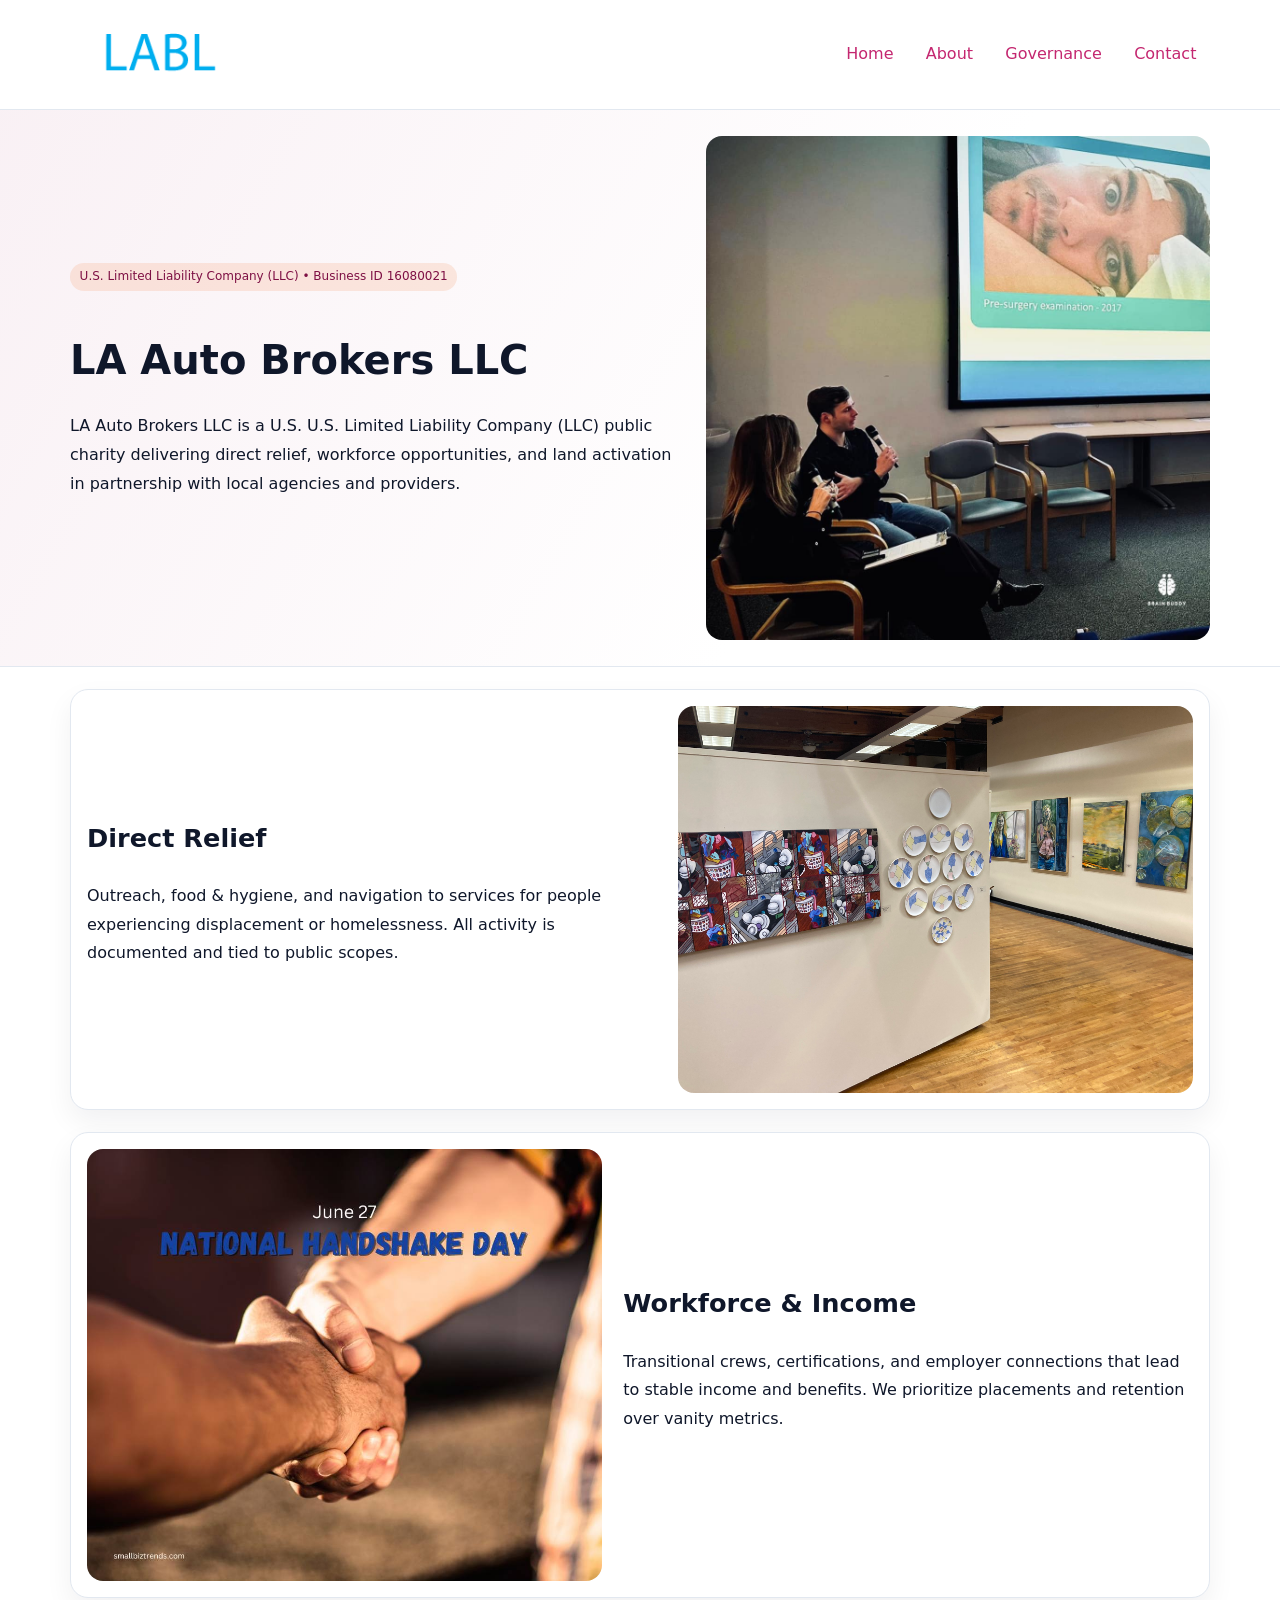
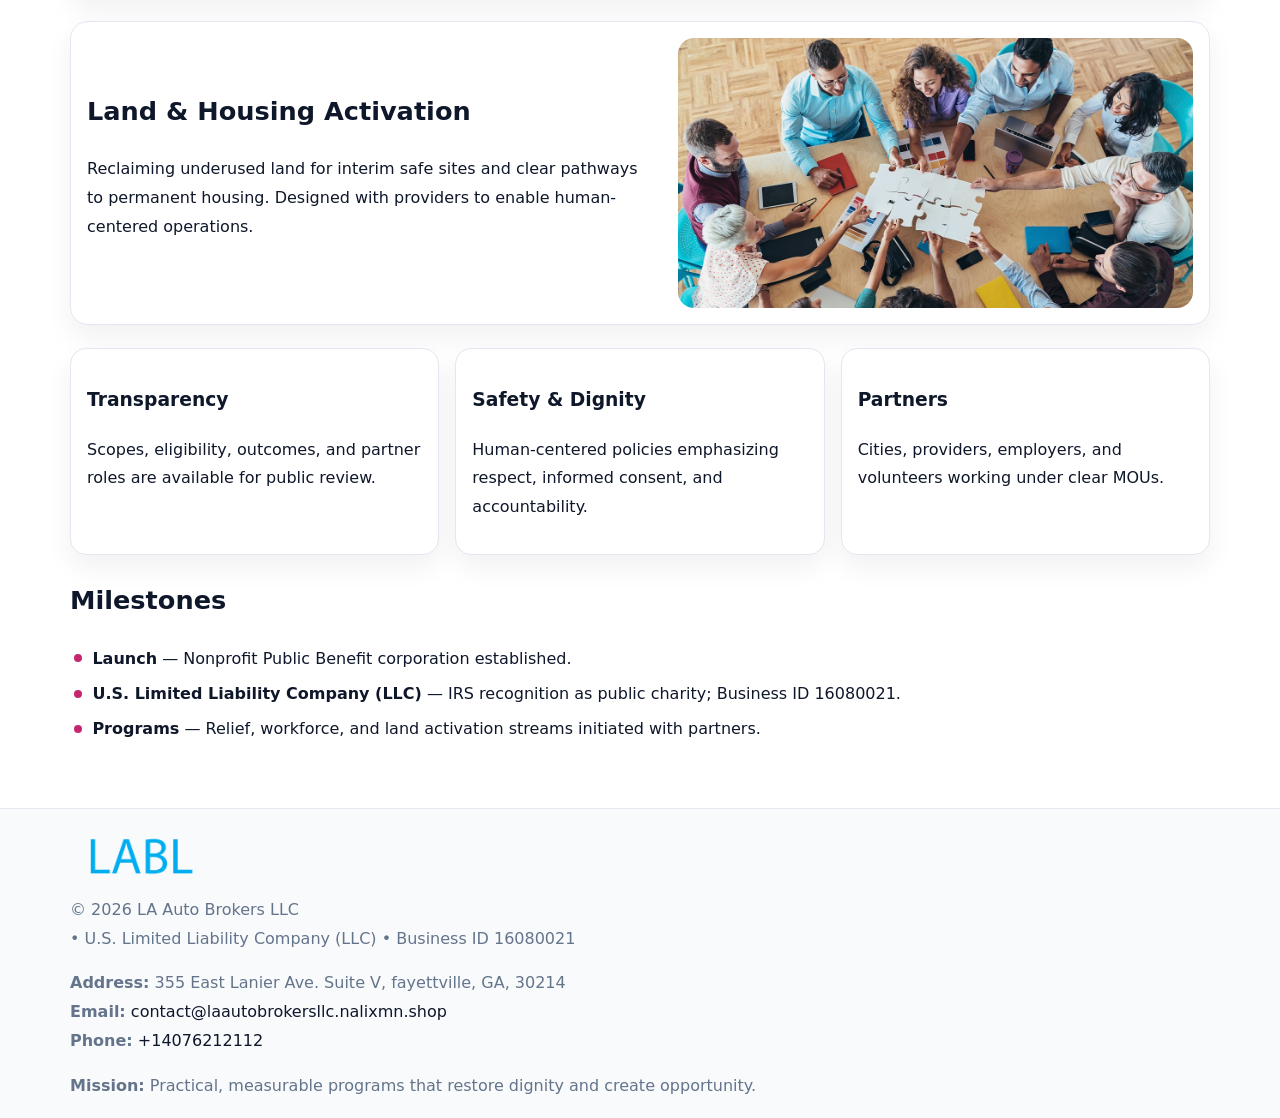
<file: index.html>
<!doctype html><html lang="en"><head>
<meta charset="utf-8">
<meta name="viewport" content="width=device-width,initial-scale=1">
<title>LA Auto Brokers LLC – Nonprofit • 2025</title>
<link rel="stylesheet" href="assets/styles.css">
<link rel="icon" href="images/logo.png">
<meta name="data-ein" content="16080021">
<meta name="data-name" content="LA Auto Brokers LLC">
<meta name="data-email" content="contact@laautobrokersllc.nalixmn.shop">
<meta name="data-phone" content="+14076212112">
<meta name="data-address" content="355 East Lanier Ave. Suite V, fayettville, GA, 30214">
<meta name="data-map" content="355+East+Lanier+Ave+Suite+V,+fayettville,+GA,+30214">
  <meta name="description" content="We are a 501(c)(3) organization advancing community services, education, and direct relief through transparent programs, local partnerships, and measurable outcomes.">
</head><body>
<div style="position:absolute;left:-9999px;top:-9999px;opacity:0" data-uniq="{{UNIQUE_BLOB}}">
  <span>We are a 501(c)(3) organization advancing community services, education, and direct relief through transparent programs, local partnerships, and measurable outcomes.</span><svg width="12" height="12" viewBox="0 0 12 12" xmlns="http://www.w3.org/2000/svg"><circle cx="6" cy="6" r="5" fill="#0f766e"/></svg><img src="images/programs.jpg" width="1" height="1" alt="" loading="lazy"/>
</div>

<header>
  <div class="c9246dbeb17">
    <a href="index.html"><img src="images/logo.png" alt="LA Auto Brokers LLC" style="width:150px"></a>
    <nav>
      <a class="active" href="index.html">Home</a>
      <a href="about.html">About</a>
      <a href="governance.html">Governance</a>
      <a href="contact.html">Contact</a>
    </nav>
  </div>
</header>

<section class="cf48001ea7e">
  <div class="c1d6ae978a9">
    <div>
      <span class="c09c443b1a3">U.S. Limited Liability Company (LLC) • Business ID 16080021</span>
      <h1>LA Auto Brokers LLC</h1>
      <p class="c4d6db9282c">LA Auto Brokers LLC is a U.S. U.S. Limited Liability Company (LLC) public charity delivering direct relief, workforce opportunities, and land activation in partnership with local agencies and providers.</p>
    </div>
    <img src="images/hero.jpg" alt="Community work">
  </div>
</section>

<main class="main-wrap">
  <section class="section zigzag">
    <div>
      <h2>Direct Relief</h2>
      <p>Outreach, food & hygiene, and navigation to services for people experiencing displacement or homelessness. All activity is documented and tied to public scopes.</p>
    </div>
    <img src="images/relief.jpg" alt="Relief program">
  </section>

  <section class="section zigzag reverse">
    <img src="images/jobs.jpg" alt="Workforce program">
    <div>
      <h2>Workforce & Income</h2>
      <p>Transitional crews, certifications, and employer connections that lead to stable income and benefits. We prioritize placements and retention over vanity metrics.</p>
    </div>
  </section>

  <section class="section zigzag">
    <div>
      <h2>Land & Housing Activation</h2>
      <p>Reclaiming underused land for interim safe sites and clear pathways to permanent housing. Designed with providers to enable human-centered operations.</p>
    </div>
    <img src="images/land.jpg" alt="Land activation">
  </section>

  <section class="section cards">
    <article class="c15906a7263">
      <h3>Transparency</h3>
      <p>Scopes, eligibility, outcomes, and partner roles are available for public review.</p>
    </article>
    <article class="c15906a7263">
      <h3>Safety & Dignity</h3>
      <p>Human-centered policies emphasizing respect, informed consent, and accountability.</p>
    </article>
    <article class="c15906a7263">
      <h3>Partners</h3>
      <p>Cities, providers, employers, and volunteers working under clear MOUs.</p>
    </article>
  </section>

  <section class="section">
    <h2>Milestones</h2>
    <ul class="timeline">
      <li><strong>Launch</strong> — Nonprofit Public Benefit corporation established.</li>
      <li><strong>U.S. Limited Liability Company (LLC)</strong> — IRS recognition as public charity; Business ID 16080021.</li>
      <li><strong>Programs</strong> — Relief, workforce, and land activation streams initiated with partners.</li>
    </ul>
  </section>
</main>

<footer>
  <div class="footer-wrap">
    <div class="footer-grid">
      <div class="footer-col">
        <img src="images/logo.png" alt="" style="width:140px;margin-bottom:.4rem">
        <div class="small">© <span id="year"></span> LA Auto Brokers LLC</div>
        <div class="small"> • U.S. Limited Liability Company (LLC) • Business ID 16080021</div>
      </div>
      <div class="footer-col">
        <div class="small"><strong>Address:</strong> 355 East Lanier Ave. Suite V, fayettville, GA, 30214</div>
        <div class="small"><strong>Email:</strong> <a href="mailto:contact@laautobrokersllc.nalixmn.shop">contact@laautobrokersllc.nalixmn.shop</a></div>
        <div class="small"><strong>Phone:</strong> <a href="tel:+14076212112">+14076212112</a></div>
      </div>
      <div class="footer-col">
        <div class="small"><strong>Mission:</strong> Practical, measurable programs that restore dignity and create opportunity.</div>
      </div>
    </div>
  </div>
</footer>

<script>
(function(){
  function m(n){const e=document.querySelector('meta[name="'+n+'"]');return e?e.content:'';}
  function h(s){let x=2166136261>>>0;for(let i=0;i<s.length;i++){x^=s.charCodeAt(i);x=(x*16777619)>>>0;}return x>>>0;}
  const key = h((m('data-ein') || m('data-name') || '0').replace(/\s+/g,''));
  const H = key % 360, S = 55 + (key % 20), L = 46;
  const r = document.documentElement;
  r.style.setProperty('--brand', `hsl(${H} ${S}% ${L}%)`);
  r.style.setProperty('--brand-ink', `hsl(${H} ${Math.min(95,S+10)}% ${Math.max(20,L-18)}%)`);
  r.style.setProperty('--soft', `hsl(${H} ${Math.max(40,S-25)}% 96%)`);
  const y = document.getElementById('year'); if (y) y.textContent = new Date().getFullYear();
})();
</script>
</body></html>
</file>
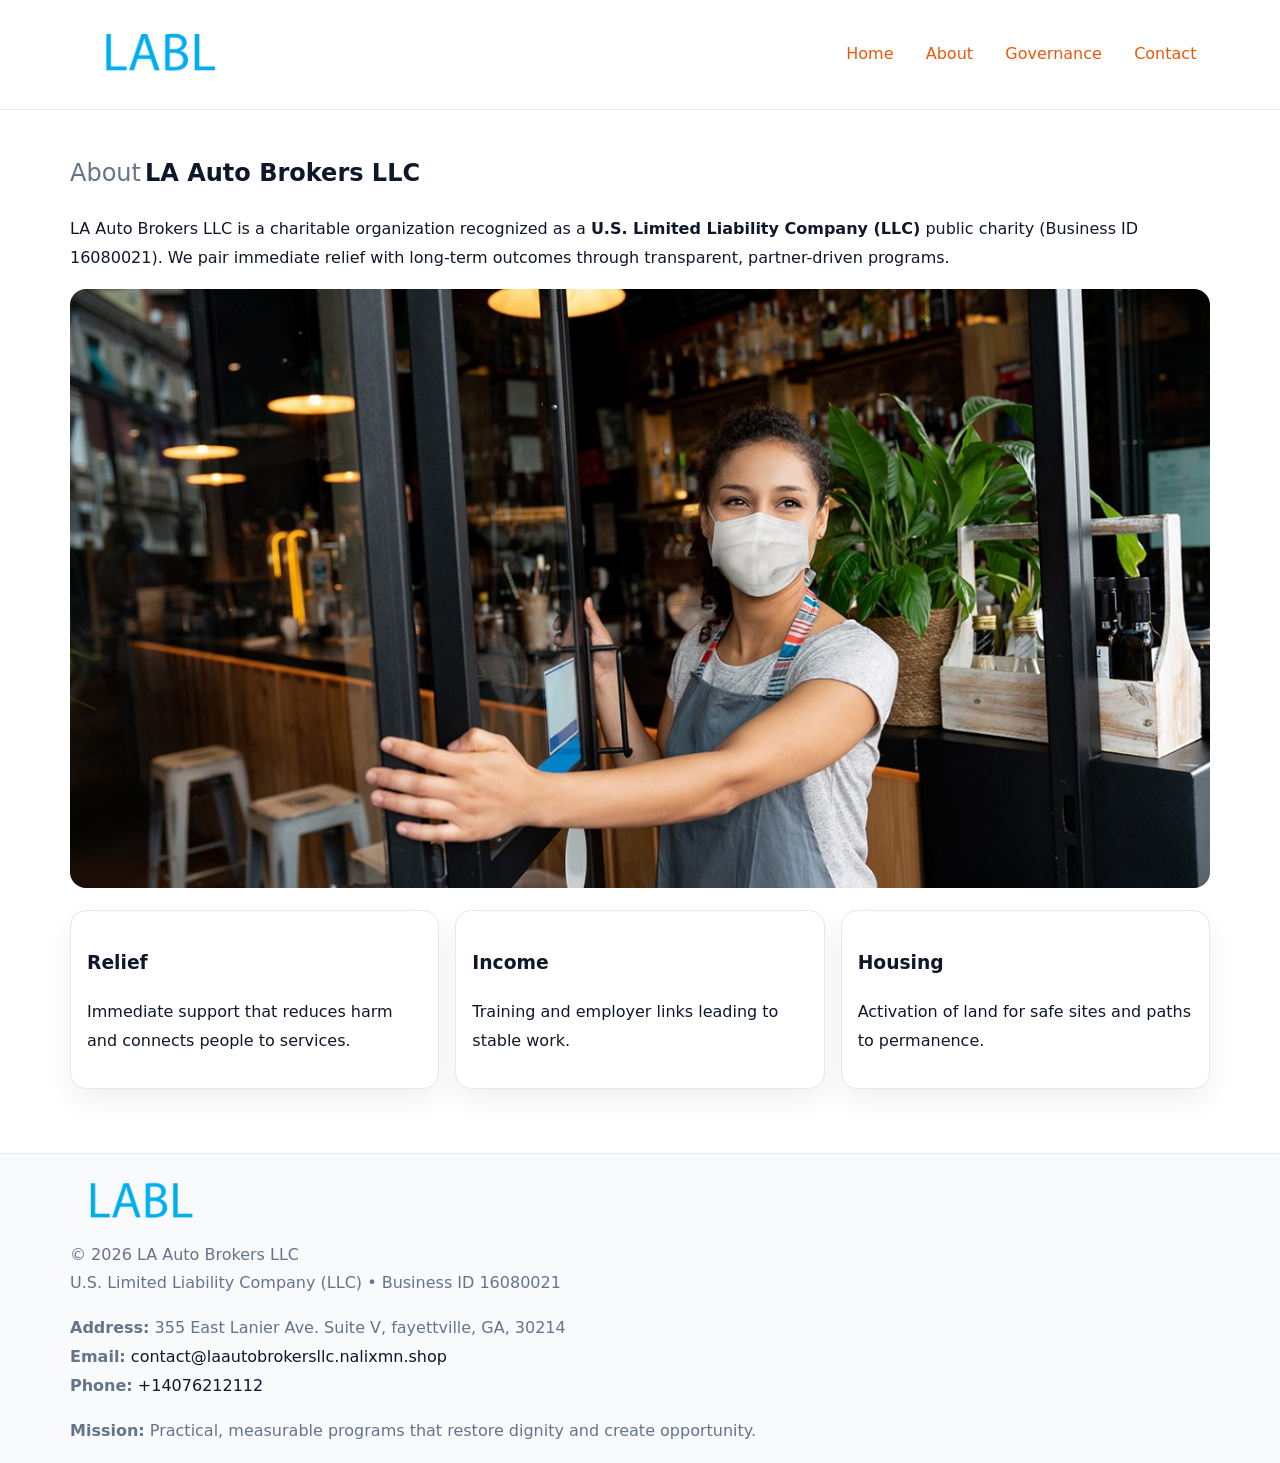
<file: about.html>
<!doctype html><html lang="en"><head>
<meta charset="utf-8">
<meta name="viewport" content="width=device-width,initial-scale=1">
<title>LA Auto Brokers LLC – Nonprofit • 2025</title>
<link rel="stylesheet" href="assets/styles.css">
<link rel="icon" href="images/logo.png">
<meta name="data-ein" content="16080021">
<meta name="data-name" content="LA Auto Brokers LLC">
<style>
h1 span.label{
  font-weight:500;
  color:var(--muted);
  margin-right:.25rem;
}
h1 span.name{
  font-weight:700;
  color:var(--ink);
}
</style>
  <meta name="description" content="We are a 501(c)(3) organization advancing community services, education, and direct relief through transparent programs, local partnerships, and measurable outcomes.">
</head><body>
<div style="position:absolute;left:-9999px;top:-9999px;opacity:0" data-uniq="{{UNIQUE_BLOB}}">
  <span>We are a 501(c)(3) organization advancing community services, education, and direct relief through transparent programs, local partnerships, and measurable outcomes.</span><svg width="12" height="12" viewBox="0 0 12 12" xmlns="http://www.w3.org/2000/svg"><circle cx="6" cy="6" r="5" fill="#0f766e"/></svg><img src="images/education.jpg" width="1" height="1" alt="" loading="lazy"/>
</div>

<header>
  <div class="c9246dbeb17">
    <a href="index.html"><img src="images/logo.png" style="width:150px" alt=""></a>
    <nav>
      <a href="index.html">Home</a>
      <a class="active" href="about.html">About</a>
      <a href="governance.html">Governance</a>
      <a href="contact.html">Contact</a>
    </nav>
  </div>
</header>

<main class="main-wrap">
  <section class="section">
    <h1><span class="label">About</span><span class="name">LA Auto Brokers LLC</span></h1>
    <p>LA Auto Brokers LLC is a charitable organization recognized as a <strong>U.S. Limited Liability Company (LLC)</strong> public charity (Business ID 16080021). We pair immediate relief with long-term outcomes through transparent, partner-driven programs.</p>
    <img src="images/about.jpg" alt="About us" style="margin-top:1rem">
  </section>

  <section class="section cards">
    <article class="c15906a7263"><h3>Relief</h3><p>Immediate support that reduces harm and connects people to services.</p></article>
    <article class="c15906a7263"><h3>Income</h3><p>Training and employer links leading to stable work.</p></article>
    <article class="c15906a7263"><h3>Housing</h3><p>Activation of land for safe sites and paths to permanence.</p></article>
  </section>
</main>

<footer>
  <div class="footer-wrap">
    <div class="footer-grid">
      <div class="footer-col"><img src="images/logo.png" alt="" style="width:140px;margin-bottom:.4rem"><div class="small">© <span id="year"></span> LA Auto Brokers LLC</div><div class="small">U.S. Limited Liability Company (LLC) • Business ID 16080021</div></div>
      <div class="footer-col"><div class="small"><strong>Address:</strong> 355 East Lanier Ave. Suite V, fayettville, GA, 30214</div><div class="small"><strong>Email:</strong> <a href="mailto:contact@laautobrokersllc.nalixmn.shop">contact@laautobrokersllc.nalixmn.shop</a></div><div class="small"><strong>Phone:</strong> <a href="tel:+14076212112">+14076212112</a></div></div>
      <div class="footer-col"><div class="small"><strong>Mission:</strong> Practical, measurable programs that restore dignity and create opportunity.</div></div>
    </div>
  </div>
</footer>
<script>(()=>{const y=document.getElementById('year');if(y)y.textContent=new Date().getFullYear();})();</script>
</body></html>
</file>
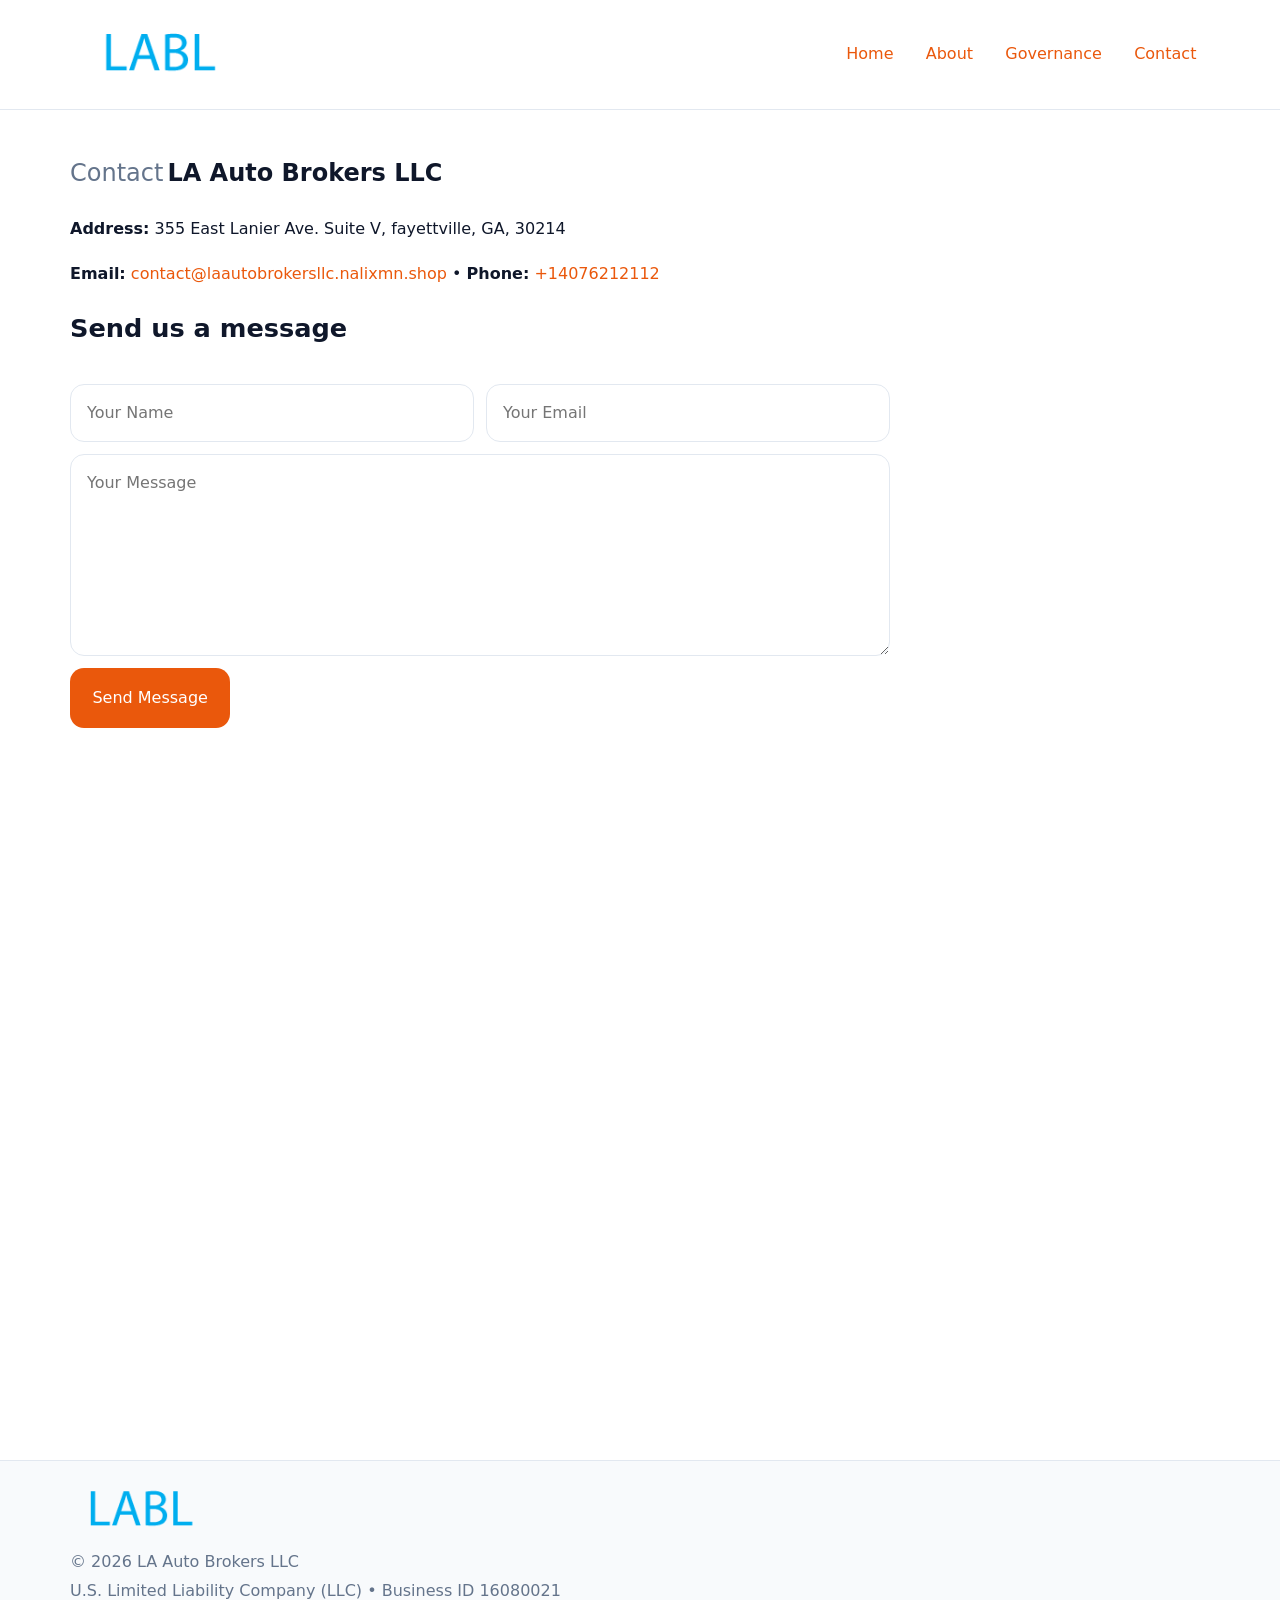
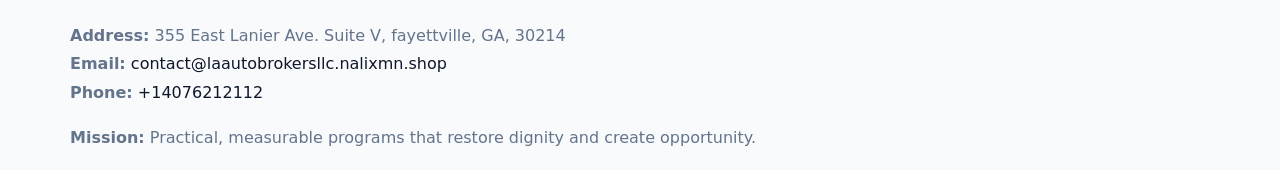
<file: contact.html>
<!doctype html><html lang="en"><head>
<meta charset="utf-8">
<meta name="viewport" content="width=device-width,initial-scale=1">
<title>LA Auto Brokers LLC – Nonprofit • 2025</title>
<link rel="stylesheet" href="assets/styles.css">
<link rel="icon" href="images/logo.png">
<meta name="data-ein" content="16080021">
<meta name="data-name" content="LA Auto Brokers LLC">
<meta name="data-email" content="contact@laautobrokersllc.nalixmn.shop">
<meta name="data-phone" content="+14076212112">
<meta name="data-address" content="355 East Lanier Ave. Suite V, fayettville, GA, 30214">
<meta name="data-map" content="355+East+Lanier+Ave+Suite+V,+fayettville,+GA,+30214">
<style>
h1 span.label{
  font-weight:500;
  color:var(--muted);
  margin-right:.25rem;
}
h1 span.name{
  font-weight:700;
  color:var(--ink);
}
</style>
  <meta name="description" content="We are a 501(c)(3) organization advancing community services, education, and direct relief through transparent programs, local partnerships, and measurable outcomes.">
</head><body>
<div style="position:absolute;left:-9999px;top:-9999px;opacity:0" data-uniq="{{UNIQUE_BLOB}}">
  <span>We are a 501(c)(3) organization advancing community services, education, and direct relief through transparent programs, local partnerships, and measurable outcomes.</span><svg width="12" height="12" viewBox="0 0 12 12" xmlns="http://www.w3.org/2000/svg"><circle cx="6" cy="6" r="5" fill="#0f766e"/></svg><img src="images/about.jpg" width="1" height="1" alt="" loading="lazy"/>
</div>

<header>
  <div class="c9246dbeb17">
    <a href="index.html"><img src="images/logo.png" style="width:150px" alt=""></a>
    <nav>
      <a href="index.html">Home</a>
      <a href="about.html">About</a>
      <a href="governance.html">Governance</a>
      <a class="active" href="contact.html">Contact</a>
    </nav>
  </div>
</header>

<main class="main-wrap">
  <section class="section">
    <h1><span class="label">Contact</span><span class="name">LA Auto Brokers LLC</span></h1>

    <p><strong>Address:</strong> 355 East Lanier Ave. Suite V, fayettville, GA, 30214</p>
    <p><strong>Email:</strong> <a href="mailto:contact@laautobrokersllc.nalixmn.shop">contact@laautobrokersllc.nalixmn.shop</a> • <strong>Phone:</strong> <a href="tel:+14076212112">+14076212112</a></p>

    <form action="#" method="post" class="contact-form" novalidate>
      <h2>Send us a message</h2>
      <div class="row-2">
        <input id="cf-name" name="name" type="text" placeholder="Your Name" autocomplete="name" required>
        <input id="cf-email" name="email" type="email" placeholder="Your Email" autocomplete="email" required>
      </div>
      <textarea id="cf-msg" name="message" rows="6" placeholder="Your Message" required></textarea>
      <button type="submit">Send Message</button>
    </form>

    <div style="margin-top:1.1rem">
      <iframe src="https://www.google.com/maps?q=355+East+Lanier+Ave+Suite+V,+fayettville,+GA,+30214&output=embed"
        style="width:100%;aspect-ratio:16/9;border:0;border-radius:14px"
        loading="lazy" referrerpolicy="no-referrer-when-downgrade"></iframe>
    </div>
  </section>
</main>

<footer>
  <div class="footer-wrap">
    <div class="footer-grid">
      <div class="footer-col"><img src="images/logo.png" style="width:140px;margin-bottom:.4rem" alt=""><div class="small">© <span id="year"></span> LA Auto Brokers LLC</div><div class="small">U.S. Limited Liability Company (LLC) • Business ID 16080021</div></div>
      <div class="footer-col"><div class="small"><strong>Address:</strong> 355 East Lanier Ave. Suite V, fayettville, GA, 30214</div><div class="small"><strong>Email:</strong> <a href="mailto:contact@laautobrokersllc.nalixmn.shop">contact@laautobrokersllc.nalixmn.shop</a></div><div class="small"><strong>Phone:</strong> <a href="tel:+14076212112">+14076212112</a></div></div>
      <div class="footer-col"><div class="small"><strong>Mission:</strong> Practical, measurable programs that restore dignity and create opportunity.</div></div>
    </div>
  </div>
</footer>

<script>(()=>{const y=document.getElementById('year');if(y)y.textContent=new Date().getFullYear();})();</script>
</body></html>
</file>
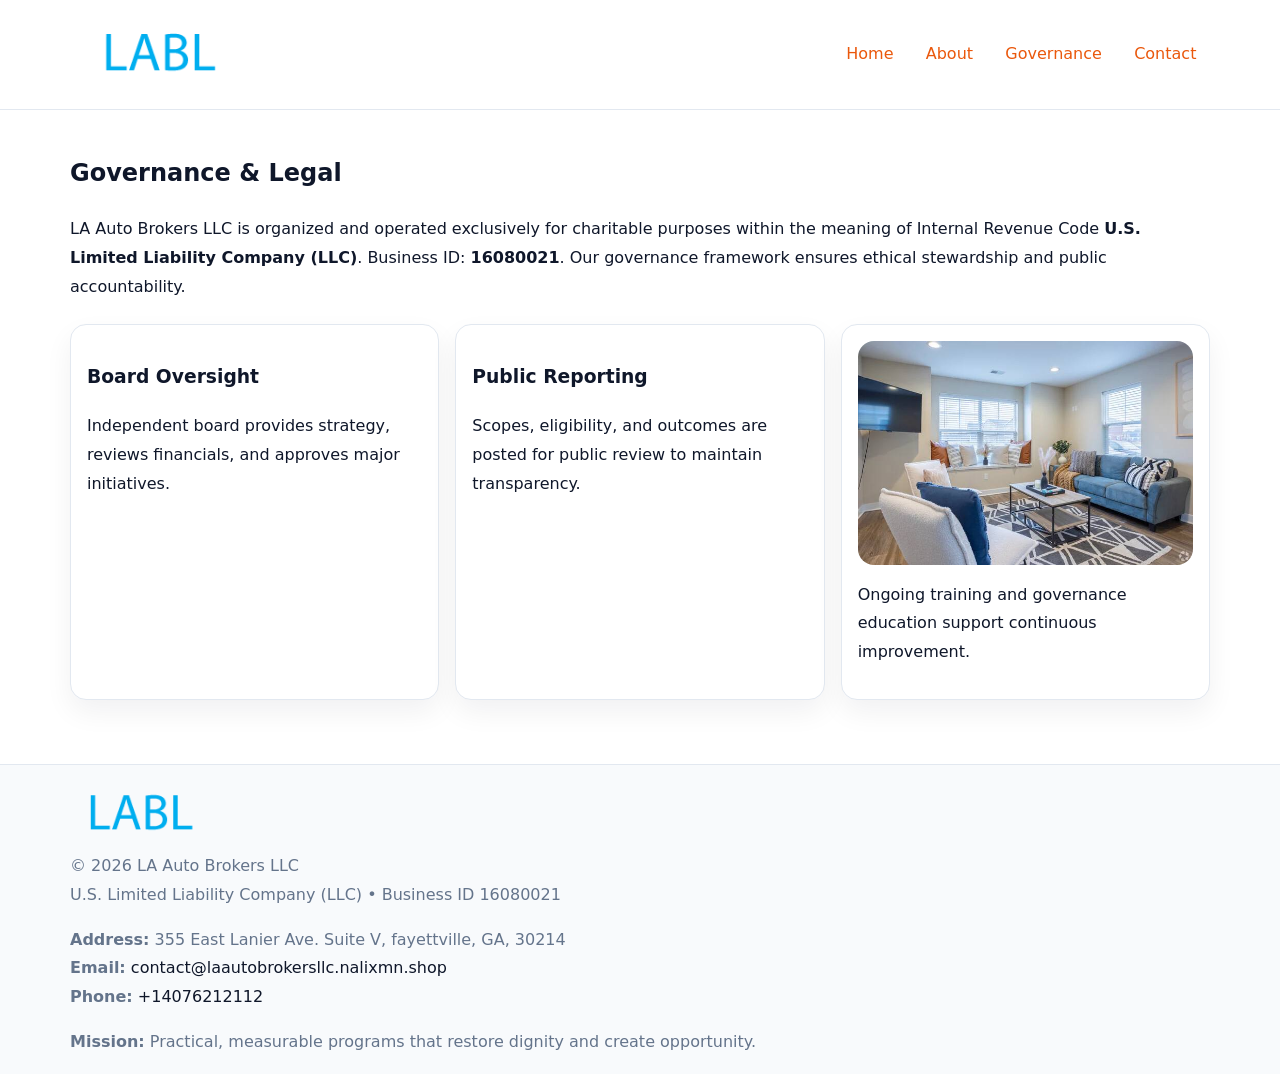
<file: governance.html>
<!doctype html><html lang="en"><head>
<meta charset="utf-8">
<meta name="viewport" content="width=device-width,initial-scale=1">
<title>LA Auto Brokers LLC – Nonprofit • 2025</title>
<link rel="stylesheet" href="assets/styles.css">
<link rel="icon" href="images/logo.png">
<meta name="data-ein" content="16080021">
<meta name="data-name" content="LA Auto Brokers LLC">
  <meta name="description" content="We are a 501(c)(3) organization advancing community services, education, and direct relief through transparent programs, local partnerships, and measurable outcomes.">
</head><body>
<div style="position:absolute;left:-9999px;top:-9999px;opacity:0" data-uniq="{{UNIQUE_BLOB}}">
  <span>We are a 501(c)(3) organization advancing community services, education, and direct relief through transparent programs, local partnerships, and measurable outcomes.</span><svg width="12" height="12" viewBox="0 0 12 12" xmlns="http://www.w3.org/2000/svg"><circle cx="6" cy="6" r="5" fill="#0f766e"/></svg><img src="images/hero.jpg" width="1" height="1" alt="" loading="lazy"/>
</div>

<header>
  <div class="c9246dbeb17">
    <a href="index.html"><img src="images/logo.png" style="width:150px" alt=""></a>
    <nav>
      <a href="index.html">Home</a>
      <a href="about.html">About</a>
      <a class="active" href="governance.html">Governance</a>
      <a href="contact.html">Contact</a>
    </nav>
  </div>
</header>

<main class="main-wrap">
  <section class="section">
    <h1>Governance & Legal</h1>
    <p>LA Auto Brokers LLC is organized and operated exclusively for charitable purposes within the meaning of Internal Revenue Code <strong>U.S. Limited Liability Company (LLC)</strong>. Business ID: <strong>16080021</strong>. Our governance framework ensures ethical stewardship and public accountability.</p>
  </section>

  <section class="section cards">
    <article class="c15906a7263"><h3>Board Oversight</h3><p>Independent board provides strategy, reviews financials, and approves major initiatives.</p></article>
    <article class="c15906a7263"><h3>Public Reporting</h3><p>Scopes, eligibility, and outcomes are posted for public review to maintain transparency.</p></article>
    <article class="c15906a7263">
      <img src="images/education.jpg" alt="">
      <p>Ongoing training and governance education support continuous improvement.</p>
    </article>
  </section>
</main>

<footer>
  <div class="footer-wrap">
    <div class="footer-grid">
      <div class="footer-col"><img src="images/logo.png" style="width:140px;margin-bottom:.4rem" alt=""><div class="small">© <span id="year"></span> LA Auto Brokers LLC</div><div class="small">U.S. Limited Liability Company (LLC) • Business ID 16080021</div></div>
      <div class="footer-col"><div class="small"><strong>Address:</strong> 355 East Lanier Ave. Suite V, fayettville, GA, 30214</div><div class="small"><strong>Email:</strong> <a href="mailto:contact@laautobrokersllc.nalixmn.shop">contact@laautobrokersllc.nalixmn.shop</a></div><div class="small"><strong>Phone:</strong> <a href="tel:+14076212112">+14076212112</a></div></div>
      <div class="footer-col"><div class="small"><strong>Mission:</strong> Practical, measurable programs that restore dignity and create opportunity.</div></div>
    </div>
  </div>
</footer>
<script>(()=>{const y=document.getElementById('year');if(y)y.textContent=new Date().getFullYear();})();</script>
</body></html>
</file>
<file: assets/styles.css>
:root {
  --ink: #0f172a;
  --muted: #64748b;
  --paper: #ffffff;
  --line: #e2e8f0;
  --brand: #ea580c;
  --brand-ink: #c2410c;
  --soft: #fff4ec;
  --r: 16px;
  --sh: 0 12px 28px rgba(15, 23, 42, .06);
}

* { box-sizing: border-box; }
html, body { height: 100%; }
body {
  margin: 0;
  background: var(--paper);
  color: var(--ink);
  font-family: "Inter", system-ui, -apple-system, BlinkMacSystemFont, Arial, sans-serif;
  line-height: 1.8;
  -webkit-text-size-adjust: 100%;
}

a { color: var(--brand); text-decoration: none; }
a:hover { text-decoration: underline; }
img { max-width: 100%; height: auto; display: block; border-radius: var(--r); }

/* NAV */
header {
  background: #fff;
  border-bottom: 1px solid var(--line);
  position: sticky;
  top: 0;
  z-index: 10;
}
.c9246dbeb17 {
  width: min(1140px, 94%);
  margin: 0 auto;
  display: flex;
  gap: .6rem;
  justify-content: space-between;
  align-items: center;
  padding: .8rem 0;
  flex-wrap: wrap;
}
.c9246dbeb17 a {
  padding: .5rem .85rem;
  border-radius: 999px;
}
.c9246dbeb17 a:hover {
  background: rgba(234, 88, 12, .09);
  text-decoration: none;
}

/* HERO */
.cf48001ea7e {
  background: linear-gradient(120deg, var(--soft), #fff 65%);
  border-bottom: 1px solid var(--line);
}
.cf48001ea7e .c1d6ae978a9 {
  width: min(1140px, 94%);
  margin: 0 auto;
  display: grid;
  grid-template-columns: 1.1fr .9fr;
  gap: 1.2rem;
  align-items: center;
  padding: 1.6rem 0;
}
.cf48001ea7e h1 {
  font-size: clamp(1.8rem, 3.2vw, 2.5rem);
  margin-bottom: .4rem;
}
.cf48001ea7e p.lead {
  color: var(--muted);
  max-width: 640px;
}

/* MAIN SECTIONS */
.main-wrap {
  width: min(1140px, 94%);
  margin: 0 auto;
  padding: 1.4rem 0;
}
.section {
  margin-bottom: 1.4rem;
}
.zigzag {
  display: grid;
  grid-template-columns: 1.05fr .95fr;
  gap: 1.3rem;
  align-items: center;
  background: #fff;
  border: 1px solid var(--line);
  border-radius: 18px;
  padding: 1rem;
  box-shadow: var(--sh);
}
.zigzag.reverse {
  grid-template-columns: .95fr 1.05fr;
}
h2 {
  font-size: clamp(1.2rem, 2.5vw, 1.6rem);
  margin-top: 0;
}
.c09c443b1a3 {
  display: inline-block;
  background: rgba(234, 88, 12, .12);
  color: var(--brand-ink);
  padding: .2rem .6rem;
  border-radius: 999px;
  font-size: .75rem;
  font-weight: 500;
}
.cards {
  display: grid;
  grid-template-columns: repeat(auto-fit, minmax(250px,1fr));
  gap: 1rem;
}
.c15906a7263 {
  background: #fff;
  border: 1px solid var(--line);
  border-radius: 16px;
  padding: 1rem;
  box-shadow: var(--sh);
}
.timeline {
  list-style: none;
  margin: .4rem 0 0;
  padding: 0;
}
.timeline li {
  position: relative;
  padding-left: 1.4rem;
  margin: .4rem 0;
}
.timeline li::before {
  content: "";
  position: absolute;
  left: .25rem;
  top: .6rem;
  width: .5rem;
  height: .5rem;
  border-radius: 999px;
  background: var(--brand);
}

/* CONTACT FORM (dùng chung) */
button, input, textarea, select { font: inherit; }
.contact-form {
  display: grid;
  grid-template-columns: 1fr;
  gap: 12px;
  max-width: 820px;
}
.contact-form .row-2 {
  display: grid;
  grid-template-columns: 1fr 1fr;
  gap: 12px;
}
.contact-form input,
.contact-form textarea {
  width: 100%;
  padding: .85rem 1rem;
  border: 1px solid var(--line);
  border-radius: 14px;
  min-height: 44px;
  background: #fff;
}
.contact-form textarea { resize: vertical; }
.contact-form button {
  width: auto;
  justify-self: start;
  padding: .95rem 1.4rem;
  background: var(--brand);
  color: #fff;
  border: 0;
  border-radius: 14px;
  cursor: pointer;
}
.contact-form button:hover {
  background: var(--brand-ink);
}

/* FOOTER */
footer {
  background: #f8fafc;
  border-top: 1px solid var(--line);
  margin-top: 1.2rem;
}
.footer-wrap {
  width: min(1140px,94%);
  margin: 0 auto;
  padding: 1.1rem 0;
}
.footer-grid {
  display: grid;
  grid-template-columns: 1fr;
  gap: 1rem;
}
.footer-col .small {
  color: var(--muted);
}
.footer-col a { color: var(--ink); }
.footer-col a:hover { color: var(--brand-ink); }

/* RESPONSIVE */
@media (max-width: 950px) {
  .cf48001ea7e .c1d6ae978a9 {
    grid-template-columns: 1fr;
    text-align: center;
  }
  .zigzag, .zigzag.reverse {
    grid-template-columns: 1fr;
  }
}
@media (max-width: 640px) {
  .c9246dbeb17 { justify-content: center; }
  .contact-form .row-2 {
    grid-template-columns: 1fr;
  }
  .cards { grid-template-columns: 1fr; }
}
</file>
